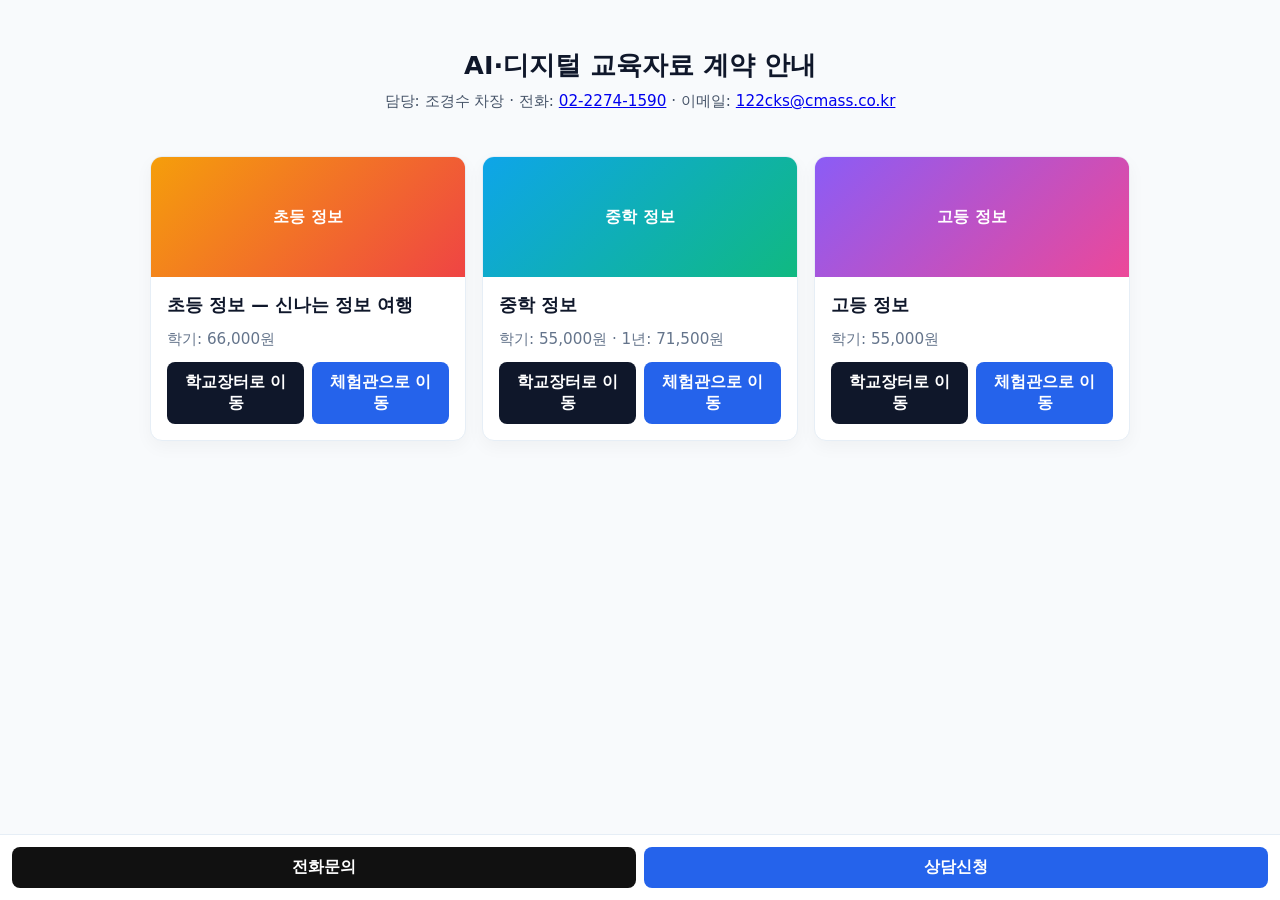
<file: index2.html>
<!doctype html>
<html lang="ko">
<head>
	<meta charset="utf-8">
	<meta name="viewport" content="width=device-width, initial-scale=1">
	<title>AI·디지털 교육자료 안내 - C-MASS</title>
	<style>
		body{font-family:system-ui,-apple-system,BlinkMacSystemFont,'Pretendard',Arial,sans-serif;margin:0;background:#f8fafc;color:#0f172a}
		.container{max-width:980px;margin:0 auto;padding:24px}
		header{padding:24px 0;text-align:center}
		h1{margin:0 0 8px;font-size:1.6rem}
		.contact{color:#475569;font-size:0.95rem}
		.grid{display:grid;grid-template-columns:repeat(auto-fit,minmax(260px,1fr));gap:16px;margin-top:20px}
		.card{background:#fff;border:1px solid #e6eef6;border-radius:12px;overflow:hidden;display:flex;flex-direction:column;box-shadow:0 6px 18px rgba(2,6,23,0.04)}
		.cover{height:120px;display:flex;align-items:center;justify-content:center;color:#fff}
		.cover.e{background:linear-gradient(135deg,#f59e0b,#ef4444)}
		.cover.m{background:linear-gradient(135deg,#0ea5e9,#10b981)}
		.cover.h{background:linear-gradient(135deg,#8b5cf6,#ec4899)}
		.card-body{padding:16px;display:flex;flex-direction:column;gap:12px}
		.title{font-weight:800;font-size:1.1rem}
		.subtitle{color:#64748b;font-size:0.95rem}
		.buttons{display:flex;gap:8px}
		.btn{flex:1;padding:10px 12px;border-radius:8px;text-align:center;font-weight:700;cursor:pointer;text-decoration:none;color:#fff}
		.btn.s2b{background:#0f172a}
		.btn.viewer{background:#2563eb}
		.price{font-weight:800;color:#0f172a}
		@media(max-width:600px){body{padding-bottom:88px}.container{padding:16px}}
		.mobile-cta{position:fixed;left:0;right:0;bottom:0;display:flex;gap:8px;padding:12px;background:#fff;border-top:1px solid #e6eef6}
		.mobile-cta a{flex:1;padding:10px;border-radius:8px;text-align:center;text-decoration:none;font-weight:800}
		.mobile-cta .tel{background:#111;color:#fff}
		.mobile-cta .form{background:#2563eb;color:#fff}
	</style>
</head>
<body>
	<div class="container">
		<header>
			<h1>AI·디지털 교육자료 계약 안내</h1>
			<div class="contact">담당: 조경수 차장 · 전화: <a href="tel:0222741590">02-2274-1590</a> · 이메일: <a href="mailto:122cks@cmass.co.kr">122cks@cmass.co.kr</a></div>
		</header>

		<main>
			<section>
				<div class="grid">
					<article class="card">
						<div class="cover e"><div><strong>초등 정보</strong></div></div>
						<div class="card-body">
							<div class="title">초등 정보 — 신나는 정보 여행</div>
							<div class="subtitle">학기: 66,000원</div>
							<div class="buttons">
								<a class="btn s2b" href="https://www.s2b.kr/Edutech/product/productDetail.do?estimatecode=202508284260589#tab2" target="_blank">학교장터로 이동</a>
								<a class="btn viewer" href="https://viewer.cmass.kr/html/aidt/aidt_e/view_aidt_e.html" target="_blank">체험관으로 이동</a>
							</div>
						</div>
					</article>

					<article class="card">
						<div class="cover m"><div><strong>중학 정보</strong></div></div>
						<div class="card-body">
							<div class="title">중학 정보</div>
							<div class="subtitle">학기: 55,000원 · 1년: 71,500원</div>
							<div class="buttons">
								<a class="btn s2b" href="https://www.s2b.kr/Edutech/product/productDetail.do?estimatecode=202508264201044" target="_blank">학교장터로 이동</a>
								<a class="btn viewer" href="https://viewer.cmass.kr/html/aidt/aidt_m/view_aidt_m.html" target="_blank">체험관으로 이동</a>
							</div>
						</div>
					</article>

					<article class="card">
						<div class="cover h"><div><strong>고등 정보</strong></div></div>
						<div class="card-body">
							<div class="title">고등 정보</div>
							<div class="subtitle">학기: 55,000원</div>
							<div class="buttons">
								<a class="btn s2b" href="https://www.s2b.kr/Edutech/product/productDetail.do?estimatecode=202508264194534" target="_blank">학교장터로 이동</a>
								<a class="btn viewer" href="https://viewer.cmass.kr/html/aidt/aidt_h/view_aidt_h.html" target="_blank">체험관으로 이동</a>
							</div>
						</div>
					</article>

				</div>
			</section>
		</main>
	</div>

	<div class="mobile-cta">
		<a class="tel" href="tel:0222741590">전화문의</a>
		<a class="form" href="https://docs.google.com/forms/d/e/1FAIpQLSfth1YjyTEhykqcFiJ5QGDayMyPkeSrllM3dNN2bhjXkAsPag/viewform" target="_blank">상담신청</a>
	</div>

</body>
</html>
</file>
